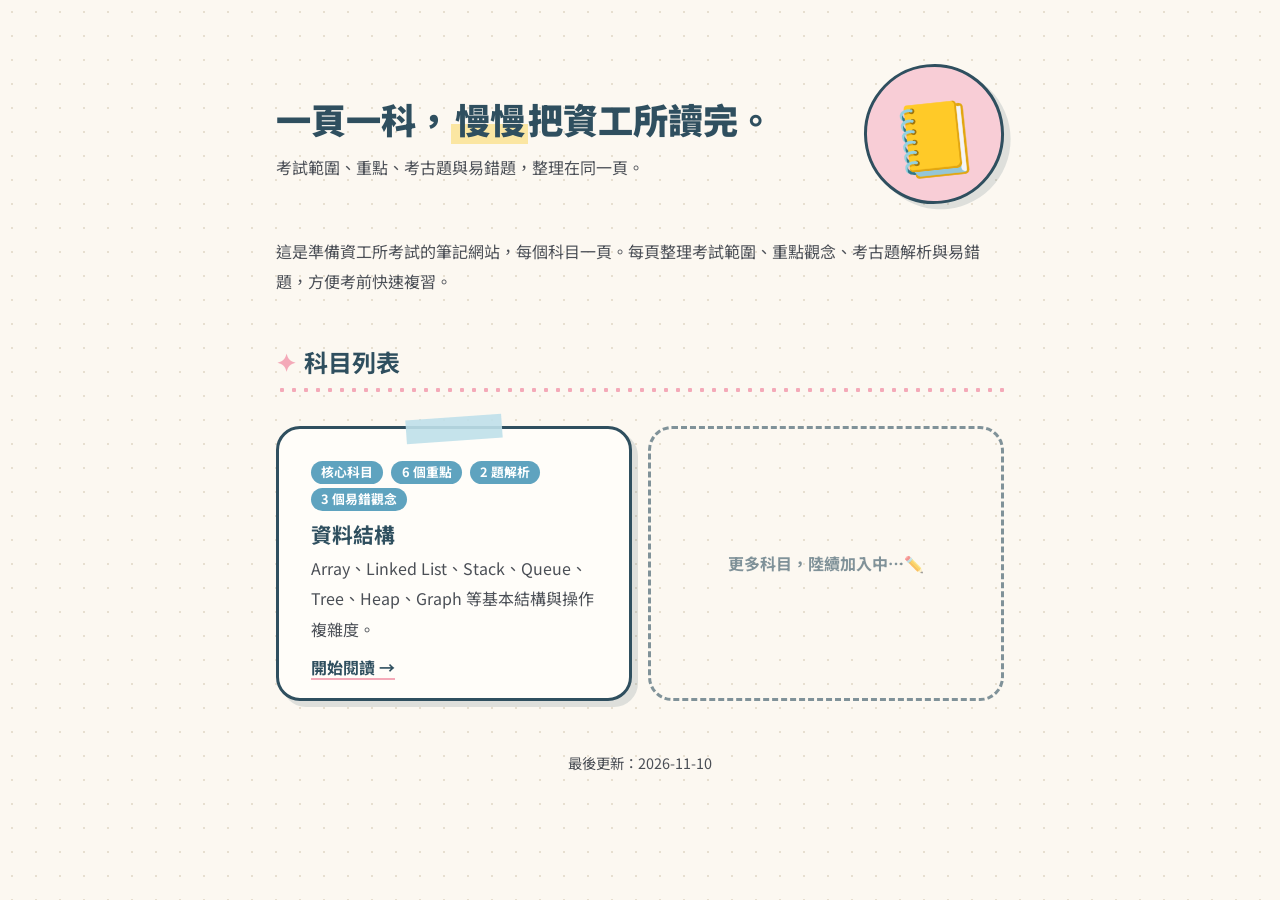
<file: index.html>
<!DOCTYPE html>
<html lang="zh-Hant">
<head>
  <meta charset="utf-8">
  <meta name="viewport" content="width=device-width, initial-scale=1">
  <title>資工所考試準備</title>
  <link rel="stylesheet" href="style.css">
</head>
<body>
  <div class="container">
    <header class="hero">
      <div class="hero-text">
        <h1>一頁一科，<mark class="hl">慢慢</mark>把資工所讀完。</h1>
        <p class="hero-subtitle">考試範圍、重點、考古題與易錯題，整理在同一頁。</p>
      </div>
      <div class="hero-sticker" aria-hidden="true">📒</div>
    </header>

    <main>
      <p>這是準備資工所考試的筆記網站，每個科目一頁。每頁整理考試範圍、重點觀念、考古題解析與易錯題，方便考前快速複習。</p>

      <h2>科目列表</h2>
      <ul class="subject-list">
        <li class="subject-card">
          <div class="tag-list">
            <span class="tag">核心科目</span>
            <span class="tag">6 個重點</span>
            <span class="tag">2 題解析</span>
            <span class="tag">3 個易錯觀念</span>
          </div>
          <h3>資料結構</h3>
          <p>Array、Linked List、Stack、Queue、Tree、Heap、Graph 等基本結構與操作複雜度。</p>
          <a href="subjects/data-structures.html">開始閱讀 →</a>
        </li>
        <!-- 佔位卡固定放最後，新科目卡片一律插在它前面 -->
        <li class="placeholder-card">更多科目，陸續加入中…✏️</li>
      </ul>
    </main>

    <footer class="site-footer">
      <p>最後更新：2026-11-10</p>
    </footer>
  </div>
</body>
</html>
</file>
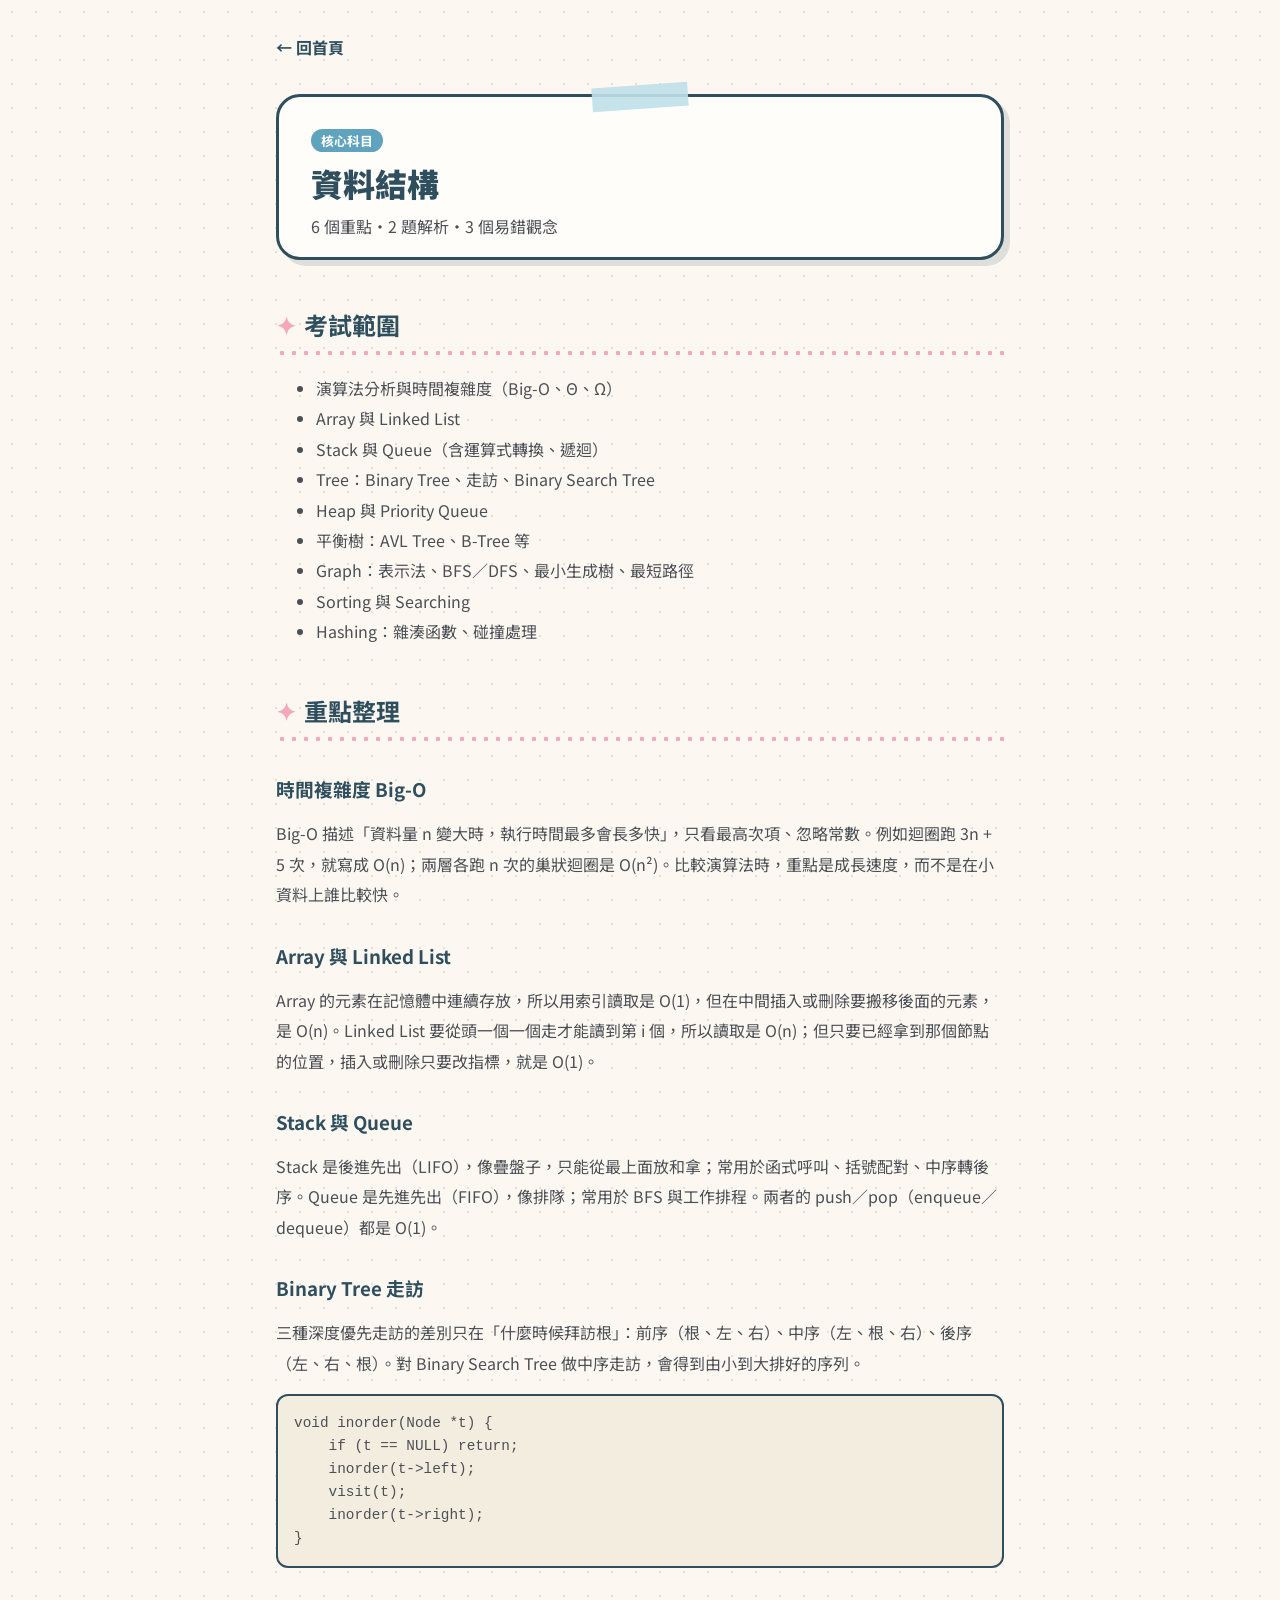
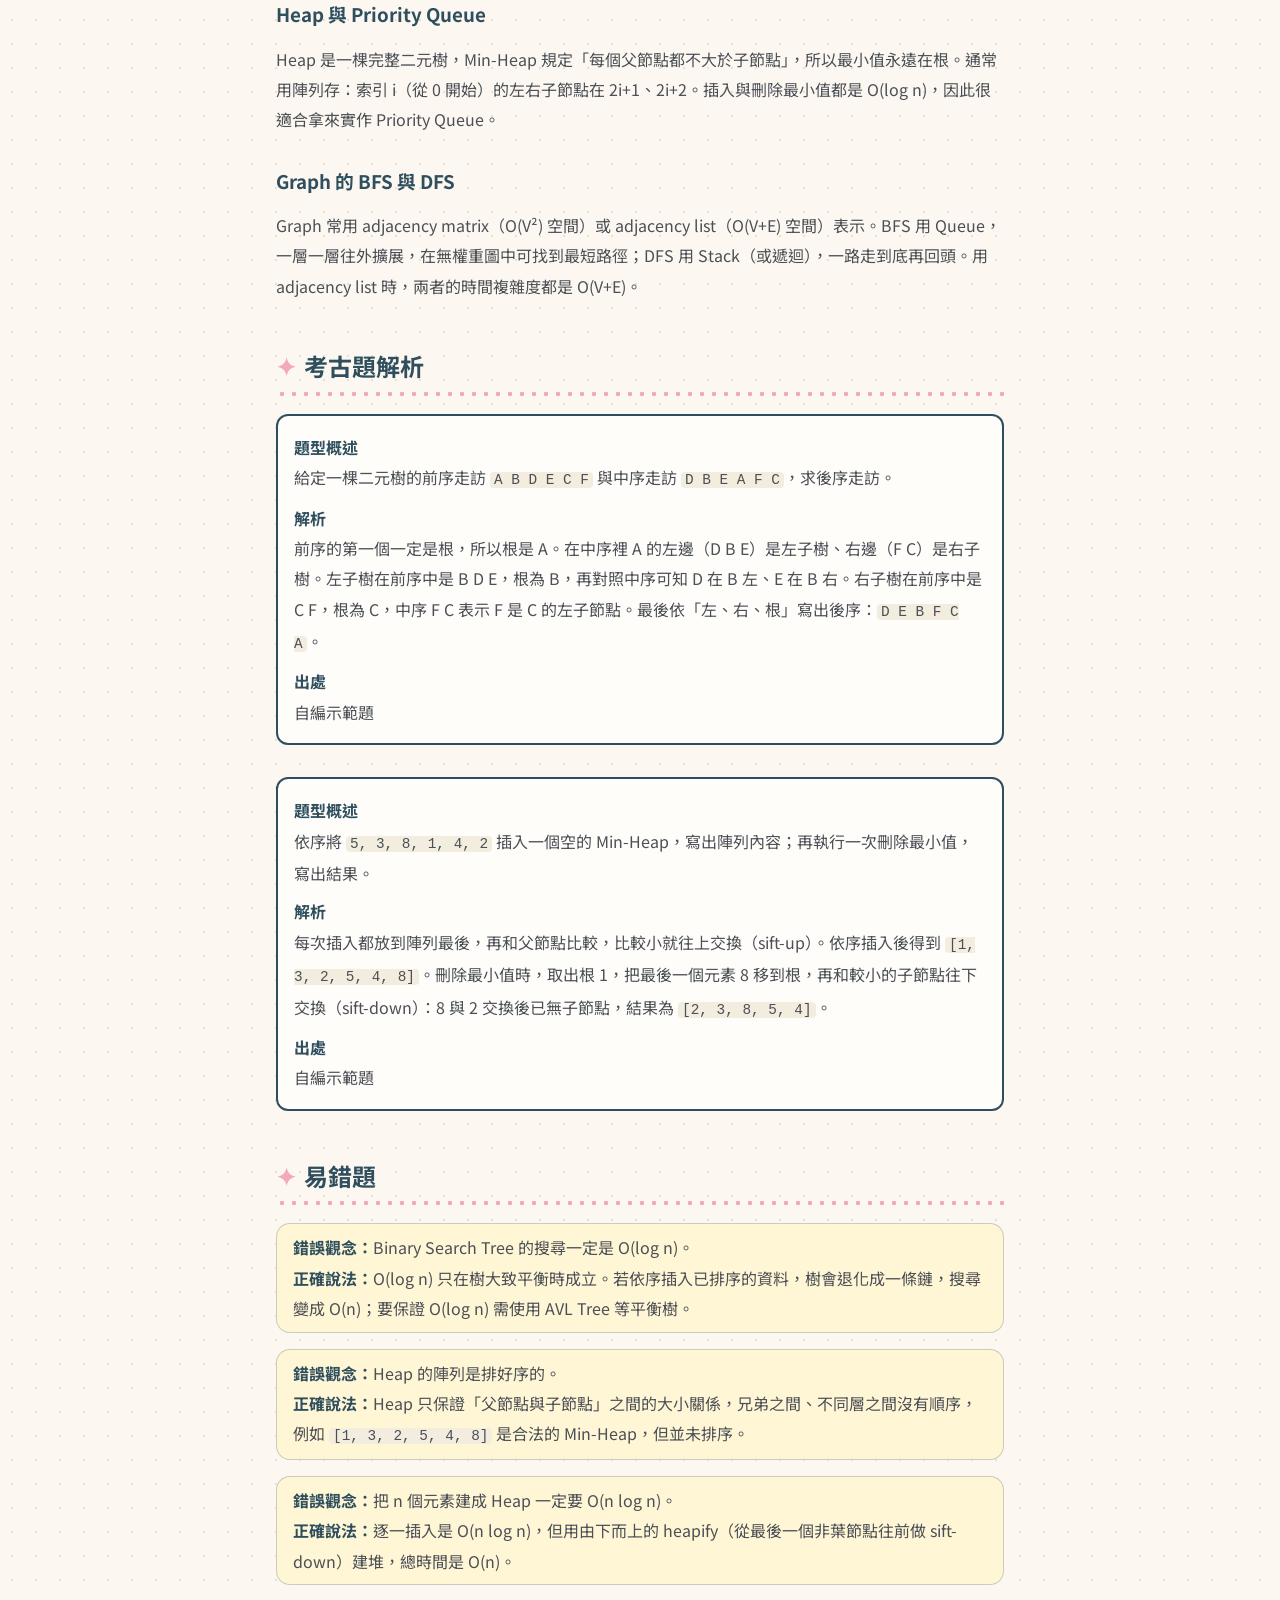
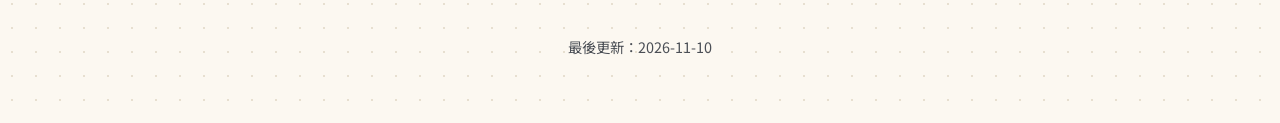
<file: subjects/data-structures.html>
<!DOCTYPE html>
<html lang="zh-Hant">
<head>
  <meta charset="utf-8">
  <meta name="viewport" content="width=device-width, initial-scale=1">
  <title>資料結構｜資工所考試準備</title>
  <link rel="stylesheet" href="../style.css">
</head>
<body>
  <div class="container">
    <header>
      <a class="back-link" href="../index.html">← 回首頁</a>
      <div class="banner">
        <div class="tag-list">
          <span class="tag">核心科目</span>
        </div>
        <h1>資料結構</h1>
        <p class="banner-summary">6 個重點・2 題解析・3 個易錯觀念</p>
      </div>
    </header>

    <main>
      <!-- 以下四個區塊的名稱、id、順序固定，不可更動（見 CLAUDE.md 第 6 節） -->

      <section id="scope">
        <h2>考試範圍</h2>
        <ul>
          <li>演算法分析與時間複雜度（Big-O、Θ、Ω）</li>
          <li>Array 與 Linked List</li>
          <li>Stack 與 Queue（含運算式轉換、遞迴）</li>
          <li>Tree：Binary Tree、走訪、Binary Search Tree</li>
          <li>Heap 與 Priority Queue</li>
          <li>平衡樹：AVL Tree、B-Tree 等</li>
          <li>Graph：表示法、BFS／DFS、最小生成樹、最短路徑</li>
          <li>Sorting 與 Searching</li>
          <li>Hashing：雜湊函數、碰撞處理</li>
        </ul>
      </section>

      <section id="key-points">
        <h2>重點整理</h2>

        <h3>時間複雜度 Big-O</h3>
        <p>Big-O 描述「資料量 n 變大時，執行時間最多會長多快」，只看最高次項、忽略常數。例如迴圈跑 3n + 5 次，就寫成 O(n)；兩層各跑 n 次的巢狀迴圈是 O(n²)。比較演算法時，重點是成長速度，而不是在小資料上誰比較快。</p>

        <h3>Array 與 Linked List</h3>
        <p>Array 的元素在記憶體中連續存放，所以用索引讀取是 O(1)，但在中間插入或刪除要搬移後面的元素，是 O(n)。Linked List 要從頭一個一個走才能讀到第 i 個，所以讀取是 O(n)；但只要已經拿到那個節點的位置，插入或刪除只要改指標，就是 O(1)。</p>

        <h3>Stack 與 Queue</h3>
        <p>Stack 是後進先出（LIFO），像疊盤子，只能從最上面放和拿；常用於函式呼叫、括號配對、中序轉後序。Queue 是先進先出（FIFO），像排隊；常用於 BFS 與工作排程。兩者的 push／pop（enqueue／dequeue）都是 O(1)。</p>

        <h3>Binary Tree 走訪</h3>
        <p>三種深度優先走訪的差別只在「什麼時候拜訪根」：前序（根、左、右）、中序（左、根、右）、後序（左、右、根）。對 Binary Search Tree 做中序走訪，會得到由小到大排好的序列。</p>
        <pre><code>void inorder(Node *t) {
    if (t == NULL) return;
    inorder(t-&gt;left);
    visit(t);
    inorder(t-&gt;right);
}</code></pre>

        <h3>Heap 與 Priority Queue</h3>
        <p>Heap 是一棵完整二元樹，Min-Heap 規定「每個父節點都不大於子節點」，所以最小值永遠在根。通常用陣列存：索引 i（從 0 開始）的左右子節點在 2i+1、2i+2。插入與刪除最小值都是 O(log n)，因此很適合拿來實作 Priority Queue。</p>

        <h3>Graph 的 BFS 與 DFS</h3>
        <p>Graph 常用 adjacency matrix（O(V²) 空間）或 adjacency list（O(V+E) 空間）表示。BFS 用 Queue，一層一層往外擴展，在無權重圖中可找到最短路徑；DFS 用 Stack（或遞迴），一路走到底再回頭。用 adjacency list 時，兩者的時間複雜度都是 O(V+E)。</p>
      </section>

      <section id="past-questions">
        <h2>考古題解析</h2>

        <dl class="question">
          <dt>題型概述</dt>
          <dd>給定一棵二元樹的前序走訪 <code>A B D E C F</code> 與中序走訪 <code>D B E A F C</code>，求後序走訪。</dd>
          <dt>解析</dt>
          <dd>前序的第一個一定是根，所以根是 A。在中序裡 A 的左邊（D B E）是左子樹、右邊（F C）是右子樹。左子樹在前序中是 B D E，根為 B，再對照中序可知 D 在 B 左、E 在 B 右。右子樹在前序中是 C F，根為 C，中序 F C 表示 F 是 C 的左子節點。最後依「左、右、根」寫出後序：<code>D E B F C A</code>。</dd>
          <dt>出處</dt>
          <dd>自編示範題</dd>
        </dl>

        <dl class="question">
          <dt>題型概述</dt>
          <dd>依序將 <code>5, 3, 8, 1, 4, 2</code> 插入一個空的 Min-Heap，寫出陣列內容；再執行一次刪除最小值，寫出結果。</dd>
          <dt>解析</dt>
          <dd>每次插入都放到陣列最後，再和父節點比較，比較小就往上交換（sift-up）。依序插入後得到 <code>[1, 3, 2, 5, 4, 8]</code>。刪除最小值時，取出根 1，把最後一個元素 8 移到根，再和較小的子節點往下交換（sift-down）：8 與 2 交換後已無子節點，結果為 <code>[2, 3, 8, 5, 4]</code>。</dd>
          <dt>出處</dt>
          <dd>自編示範題</dd>
        </dl>
      </section>

      <section id="common-mistakes">
        <h2>易錯題</h2>
        <ul>
          <li><strong>錯誤觀念：</strong>Binary Search Tree 的搜尋一定是 O(log n)。<br><strong>正確說法：</strong>O(log n) 只在樹大致平衡時成立。若依序插入已排序的資料，樹會退化成一條鏈，搜尋變成 O(n)；要保證 O(log n) 需使用 AVL Tree 等平衡樹。</li>
          <li><strong>錯誤觀念：</strong>Heap 的陣列是排好序的。<br><strong>正確說法：</strong>Heap 只保證「父節點與子節點」之間的大小關係，兄弟之間、不同層之間沒有順序，例如 <code>[1, 3, 2, 5, 4, 8]</code> 是合法的 Min-Heap，但並未排序。</li>
          <li><strong>錯誤觀念：</strong>把 n 個元素建成 Heap 一定要 O(n log n)。<br><strong>正確說法：</strong>逐一插入是 O(n log n)，但用由下而上的 heapify（從最後一個非葉節點往前做 sift-down）建堆，總時間是 O(n)。</li>
        </ul>
      </section>
    </main>

    <footer class="site-footer">
      <p>最後更新：2026-11-10</p>
    </footer>
  </div>
</body>
</html>
</file>
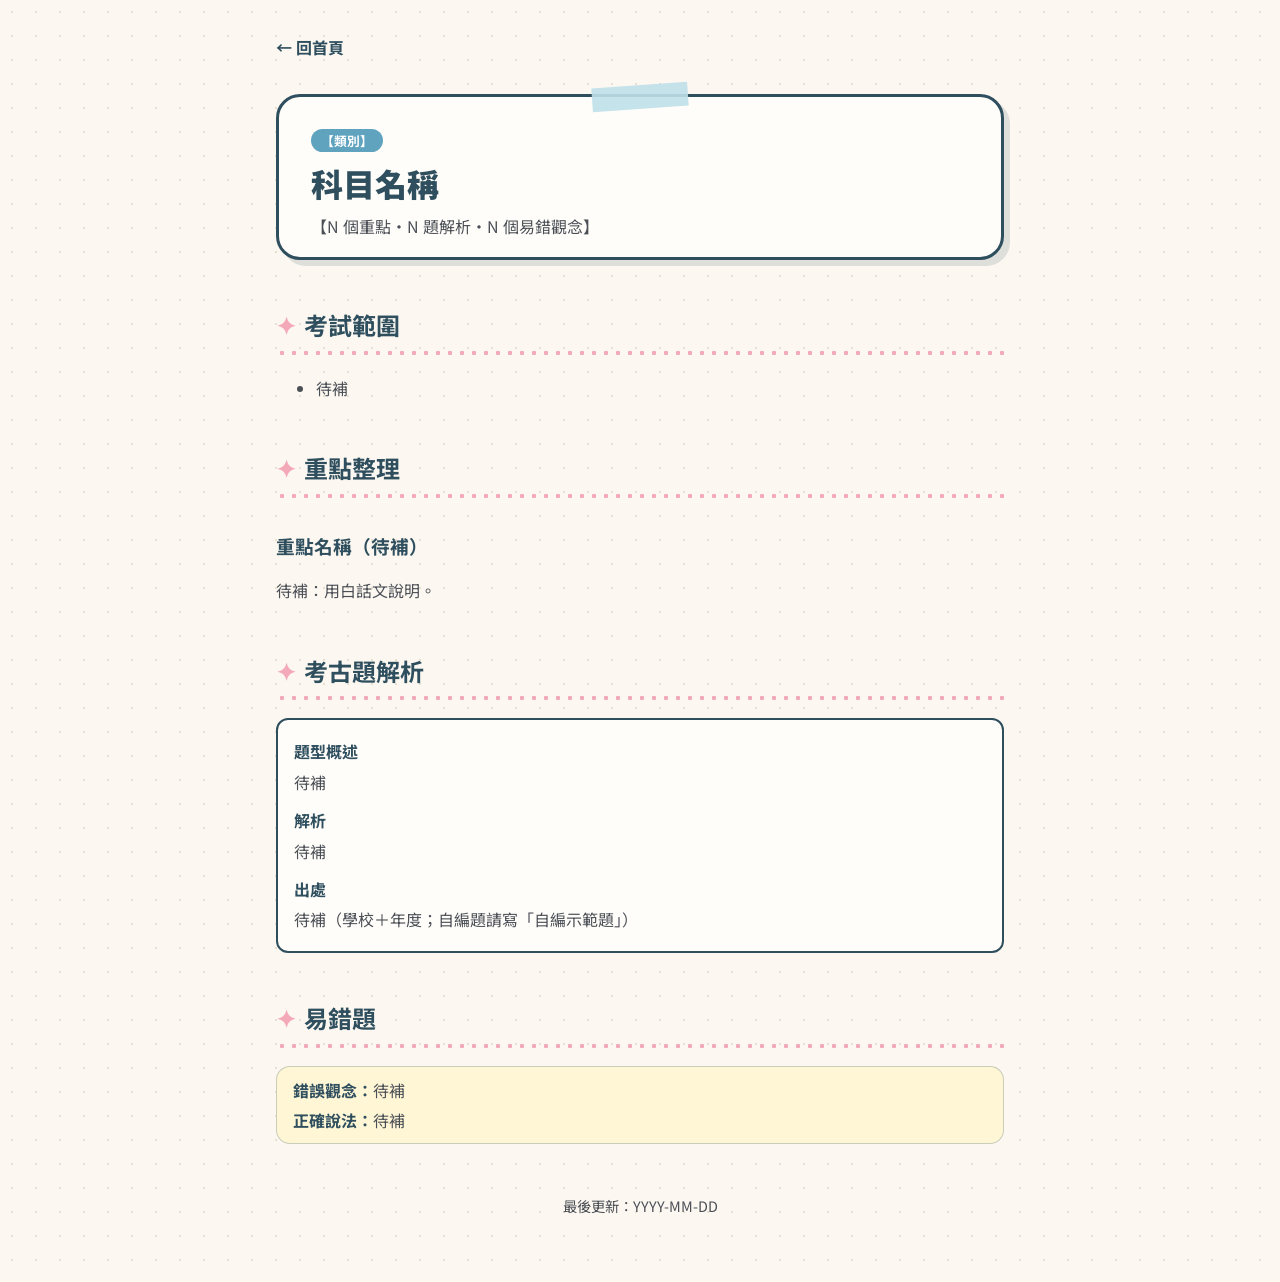
<file: template/subject-template.html>
<!DOCTYPE html>
<html lang="zh-Hant">
<head>
  <meta charset="utf-8">
  <meta name="viewport" content="width=device-width, initial-scale=1">
  <title>科目名稱｜資工所考試準備</title>
  <link rel="stylesheet" href="../style.css">
</head>
<body>
  <div class="container">
    <header>
      <a class="back-link" href="../index.html">← 回首頁</a>
      <div class="banner">
        <div class="tag-list">
          <span class="tag">【類別】</span>
        </div>
        <h1>科目名稱</h1>
        <!-- 數字須與下方實際內容一致（見 CLAUDE.md 第 6 節） -->
        <p class="banner-summary">【N 個重點・N 題解析・N 個易錯觀念】</p>
      </div>
    </header>

    <main>
      <!-- 以下四個區塊的名稱、id、順序固定，不可更動（見 CLAUDE.md 第 6 節） -->

      <section id="scope">
        <h2>考試範圍</h2>
        <ul>
          <li>待補</li>
        </ul>
      </section>

      <section id="key-points">
        <h2>重點整理</h2>
        <h3>重點名稱（待補）</h3>
        <p>待補：用白話文說明。</p>
        <!-- 必要時附短程式碼：
        <pre><code>程式碼</code></pre>
        -->
      </section>

      <section id="past-questions">
        <h2>考古題解析</h2>
        <dl class="question">
          <dt>題型概述</dt>
          <dd>待補</dd>
          <dt>解析</dt>
          <dd>待補</dd>
          <dt>出處</dt>
          <dd>待補（學校＋年度；自編題請寫「自編示範題」）</dd>
        </dl>
      </section>

      <section id="common-mistakes">
        <h2>易錯題</h2>
        <ul>
          <li><strong>錯誤觀念：</strong>待補<br><strong>正確說法：</strong>待補</li>
        </ul>
      </section>
    </main>

    <footer class="site-footer">
      <p>最後更新：YYYY-MM-DD</p>
    </footer>
  </div>
</body>
</html>
</file>
<file: style.css>
@import url("https://fonts.googleapis.com/css2?family=Noto+Sans+TC:wght@400;700;900&display=swap");

/* 全站唯一樣式表：顏色與間距只改這裡的變數（手帳風，見 CLAUDE.md 第 4 節） */
:root {
  --color-bg: #fcf8f1;
  --color-dot: #e7dfd0;
  --color-ink: #2f4f5f;
  --color-text: #4b4f56;
  --color-card-bg: #fffdf9;
  --color-tag: #5fa3bf;
  --color-blue-light: #bfe0ea;
  --color-pink: #f4a9b8;
  --color-pink-light: #f8cdd6;
  --color-highlight: #fbe6a2;
  --color-code-bg: #f3ede0;
  --color-note-bg: #fff6d6;
  --color-note-border: rgba(47, 79, 95, 0.25);
  --color-white: #fff;

  --font-sans: "Noto Sans TC", "Microsoft JhengHei", sans-serif;
  --font-mono: ui-monospace, SFMono-Regular, Consolas, "Liberation Mono", Menlo, monospace;
  --line-height: 1.9;

  --content-width: 760px;
  --dot-gap: 24px;
  --space-xs: 0.25rem;
  --space-sm: 0.5rem;
  --space-md: 1rem;
  --space-lg: 2rem;
  --space-xl: 3rem;

  --border-card: 3px solid var(--color-ink);
  --radius-card: 24px;
  --radius-code: 12px;
  --radius-note: 14px;
  --shadow-card: 6px 6px 0 rgba(47, 79, 95, 0.15);
  --sticker-size: 140px;
  --sticker-size-sm: 96px;
}

*,
*::before,
*::after {
  box-sizing: border-box;
}

body {
  margin: 0;
  background-color: var(--color-bg);
  background-image: radial-gradient(var(--color-dot) 1.5px, transparent 1.5px);
  background-size: var(--dot-gap) var(--dot-gap);
  color: var(--color-text);
  font-family: var(--font-sans);
  font-weight: 400;
  line-height: var(--line-height);
  overflow-wrap: break-word;
}

.container {
  max-width: var(--content-width);
  margin: 0 auto;
  padding: var(--space-lg) var(--space-md) var(--space-xl);
}

a {
  color: var(--color-ink);
  font-weight: 700;
  text-decoration-color: var(--color-pink);
  text-decoration-thickness: 2px;
  text-underline-offset: 0.25em;
}

a:hover {
  color: var(--color-tag);
}

h1,
h2,
h3 {
  color: var(--color-ink);
  line-height: 1.45;
}

h1 {
  font-weight: 900;
  margin: var(--space-sm) 0;
}

/* h2：粉紅 ✦ + 下方粉紅小圓點，不用實線底線 */
h2 {
  font-weight: 700;
  margin: var(--space-xl) 0 var(--space-md);
  padding-bottom: 14px;
  background-image: radial-gradient(circle, var(--color-pink) 2px, transparent 2.5px);
  background-size: 12px 8px;
  background-repeat: repeat-x;
  background-position: left bottom;
}

h2::before {
  content: "✦";
  color: var(--color-pink);
  margin-right: var(--space-sm);
}

h3 {
  font-weight: 700;
  margin: var(--space-lg) 0 var(--space-sm);
}

strong {
  color: var(--color-ink);
}

/* 螢光筆：底部約 40% 高度 */
mark.hl {
  color: inherit;
  background: linear-gradient(transparent 60%, var(--color-highlight) 60%);
  padding: 0 0.1em;
}

/* 程式碼 */
code {
  font-family: var(--font-mono);
  font-size: 0.9em;
  background: var(--color-code-bg);
  padding: 0 var(--space-xs);
  border-radius: 4px;
}

pre {
  background: var(--color-code-bg);
  border: 2px solid var(--color-ink);
  border-radius: var(--radius-code);
  padding: var(--space-md);
  overflow-x: auto;
  line-height: 1.6;
}

pre code {
  padding: 0;
  background: none;
}

/* 標籤 */
.tag-list {
  display: flex;
  flex-wrap: wrap;
  gap: var(--space-xs) var(--space-sm);
  margin: 0 0 var(--space-sm);
}

.tag {
  display: inline-block;
  background: var(--color-tag);
  color: var(--color-white);
  font-weight: 700;
  font-size: 0.8em;
  line-height: 1.6;
  padding: 0.1em 0.8em;
  border-radius: 999px;
}

/* 卡片（首頁科目卡片、科目頁 banner 共用） */
.subject-card,
.banner {
  position: relative;
  background: var(--color-card-bg);
  border: var(--border-card);
  border-radius: var(--radius-card);
  box-shadow: var(--shadow-card);
  padding: var(--space-lg) var(--space-lg) var(--space-md);
}

/* 紙膠帶：淡藍與淡粉交替 */
.subject-card::before,
.banner::before {
  content: "";
  position: absolute;
  top: -12px;
  left: 50%;
  width: 96px;
  height: 24px;
  background: var(--color-blue-light);
  opacity: 0.9;
  transform: translateX(-50%) rotate(-4deg);
}

.subject-card:nth-child(even)::before {
  background: var(--color-pink-light);
  transform: translateX(-50%) rotate(3deg);
}

/* 首頁 hero */
.hero {
  display: flex;
  align-items: center;
  justify-content: space-between;
  gap: var(--space-lg);
  margin: var(--space-lg) 0;
}

.hero h1 {
  font-size: 2.2em;
}

.hero-subtitle {
  margin: 0;
}

.hero-sticker {
  flex: 0 0 auto;
  display: flex;
  align-items: center;
  justify-content: center;
  width: var(--sticker-size);
  height: var(--sticker-size);
  border-radius: 50%;
  background: var(--color-pink-light);
  border: var(--border-card);
  box-shadow: var(--shadow-card);
  font-size: calc(var(--sticker-size) * 0.5);
  line-height: 1;
  transform: rotate(-6deg);
}

/* 首頁卡片網格 */
.subject-list {
  list-style: none;
  padding: 0;
  margin: var(--space-lg) 0 0;
  display: grid;
  grid-template-columns: repeat(auto-fill, minmax(min(100%, 300px), 1fr));
  gap: var(--space-lg) var(--space-md);
}

.subject-card h3 {
  margin: 0 0 var(--space-xs);
  font-size: 1.3em;
}

.subject-card p {
  margin: 0 0 var(--space-sm);
}

/* 佔位卡（不可點擊） */
.placeholder-card {
  display: flex;
  align-items: center;
  justify-content: center;
  min-height: 160px;
  padding: var(--space-lg);
  border: 3px dashed var(--color-ink);
  border-radius: var(--radius-card);
  color: var(--color-ink);
  font-weight: 700;
  opacity: 0.6;
  text-align: center;
}

/* 科目頁 */
.back-link {
  display: inline-block;
  margin-bottom: var(--space-lg);
  text-decoration: none;
}

.banner h1 {
  margin: 0;
}

.banner-summary {
  margin: var(--space-xs) 0 0;
}

.question {
  background: var(--color-card-bg);
  border: 2px solid var(--color-ink);
  border-radius: var(--radius-code);
  padding: var(--space-sm) var(--space-md);
  margin: 0 0 var(--space-lg);
}

.question dt {
  font-weight: 700;
  color: var(--color-ink);
  margin-top: var(--space-sm);
}

.question dd {
  margin: 0 0 var(--space-sm);
}

/* 易錯題：便利貼 */
#common-mistakes ul {
  list-style: none;
  padding: 0;
}

#common-mistakes li {
  background: var(--color-note-bg);
  border: 1px solid var(--color-note-border);
  border-radius: var(--radius-note);
  padding: var(--space-sm) var(--space-md);
  margin-bottom: var(--space-md);
}

/* 頁尾 */
.site-footer {
  margin-top: var(--space-xl);
  text-align: center;
  font-size: 0.9em;
}

/* 手機寬度：卡片單欄、貼紙縮小並移到標語下方 */
@media (max-width: 600px) {
  .hero {
    flex-direction: column;
    align-items: flex-start;
  }

  .hero h1 {
    font-size: 1.7em;
  }

  .hero-sticker {
    width: var(--sticker-size-sm);
    height: var(--sticker-size-sm);
    font-size: calc(var(--sticker-size-sm) * 0.5);
  }

  .subject-list {
    grid-template-columns: 1fr;
  }

  .subject-card,
  .banner {
    padding: var(--space-lg) var(--space-md) var(--space-md);
  }
}
</file>
